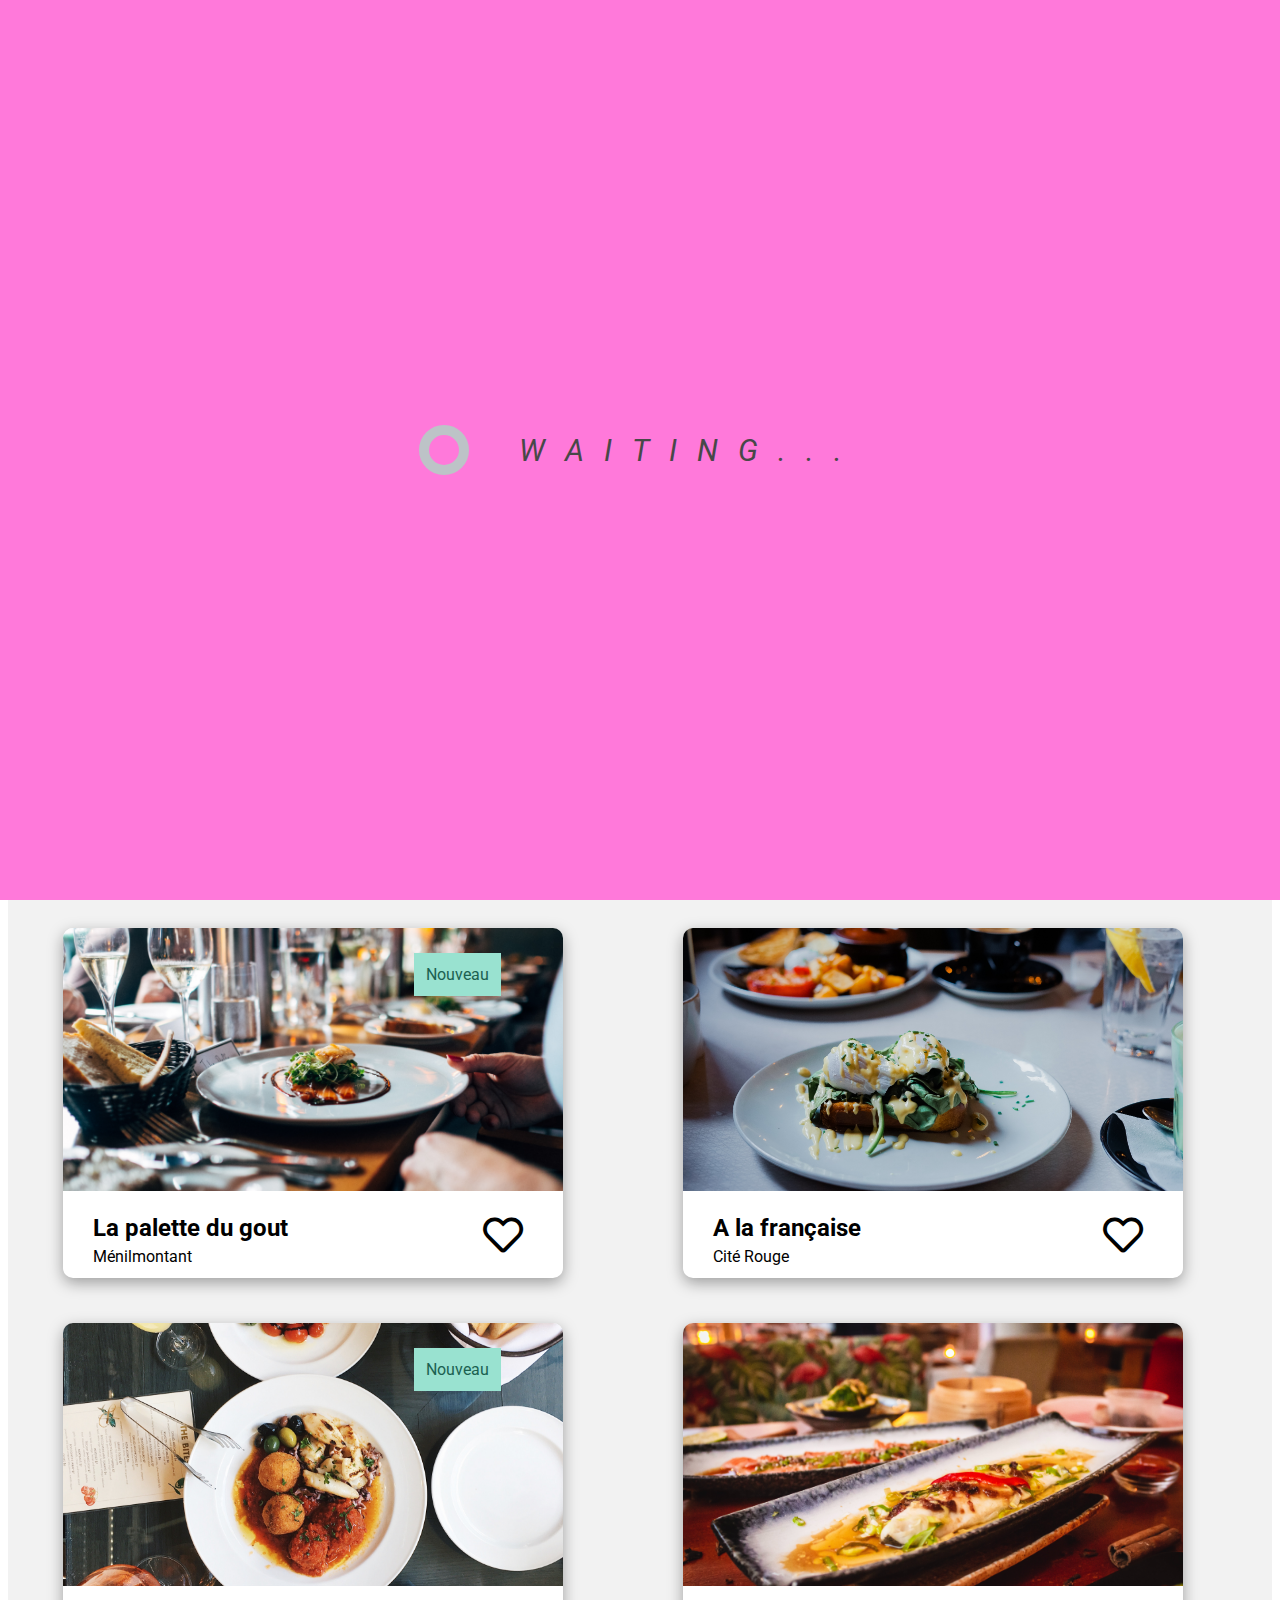
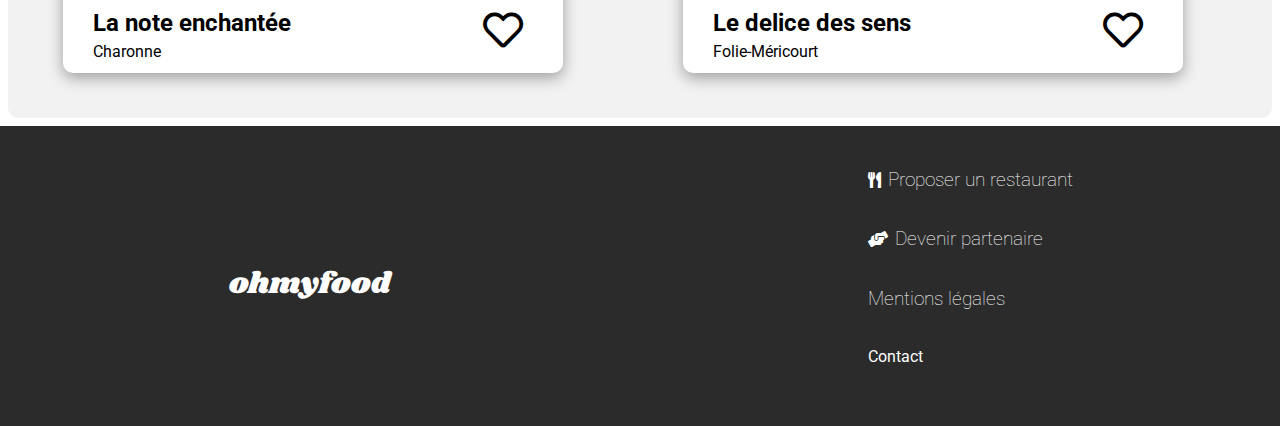
<file: index.html>
<!DOCTYPE html>
<html lang="fr">
<head>
    <meta charset="UTF-8">
    <meta http-equiv="X-UA-Compatible" content="IE=edge">
    <meta name="viewport" content="width=device-width, initial-scale=1.0">

        <!-- Font Awesome -->
        <link rel="stylesheet" href="https://cdnjs.cloudflare.com/ajax/libs/font-awesome/5.13.1/css/all.min.css">
       
        <!-- Lien css -->
        <link rel="stylesheet" href="./style.css">

        <!-- Google Fonts -->
        <link href="https://fonts.googleapis.com/css2?family=Roboto:ital,wght@0,300;0,400;0,500;0,700;1,300;1,400;1,500&display=swap" rel="stylesheet">
        <link href="https://fonts.googleapis.com/css2?family=Shrikhand&display=swap" rel="stylesheet">

        <title> Ohmyfood || restauration </title>
</head>

<body>

    <div class="loader">
        <span class="loader___animation">
        </span>
                <span class="loader__lettre">W</span>
                <span class="loader__lettre">A</span>
                <span class="loader__lettre">I</span>
                <span class="loader__lettre">T</span>
                <span class="loader__lettre">I</span>
                <span class="loader__lettre">N</span>
                <span class="loader__lettre">G</span>
                <span class="loader__lettre">.</span>
                <span class="loader__lettre">.</span>
                <span class="loader__lettre">.</span>
    </div>

    <header>
        <div class="logo">
            <img class="logo__img" src="images/logo/ohmyfood.png" alt="logo dOhmyfood">
        </div>
            <div class="emplacement">
                <div class="emplacement__contenu">
                    <div class="emplacement__contenu-localisation">
                        <i class="fas fa-map-marker-alt emplacement__contenu-localisation-icone"></i>
                    </div>
                    <div>
                        <h2>Paris, Belleville</h2>
                    </div>
                </div>
            </div>

            <div class="intro">
                <h3>Réservez le menu qui vous convient</h3>
                <p>Découvrez des restaurants d'exception, séléctionnés par nos soins.</p>
                <button class="btn">Explorer nos restaurants</button>
            </div>
    </header>

    <main>

        <!-- On commence par la partie fonctionnement -->
        <section class="fonctionnement">
            <h2>Fonctionnement</h2>
            <div class="fonct__desktop">
            <!-- Bloc 1 du fonctionnement -->
                <div class="fonctionnement__1">
                    <div class="fonctionnement__pres">
                        <div class="fonctionnement__pres-numerotation">
                            <p>1</p>
                        </div>
                    <div class="fonctionnement__pres-icone">
                        <i class="fas fa-mobile-alt"></i>
                    </div>
                    <div class="fonctionnement__pres-description">
                        <p>Choisissez un restaurant</p>
                    </div>
                    </div>
                </div>

           <!-- Bloc 2 du fonctionnement -->
                <div class="fonctionnement__2">
                    <div class="fonctionnement__pres">
                        <div class="fonctionnement__pres-numerotation">
                            <p>2</p>
                        </div>
                        <div class="fonctionnement__pres-icone">
                            <i class="fas fa-list-ul"></i>
                        </div>
                        <div class="fonctionnement__pres-description">
                            <p>Composez votre menu</p>
                        </div>
                    </div>
                </div>

           <!-- Bloc 3 du fonctionnement -->              
            <div class="fonctionnement__3 purple__effect">
                <div class="fonctionnement__pres">
                    <div class="fonctionnement__pres-numerotation">
                        <p>3</p>
                    </div>
                    <div class="fonctionnement__pres-icone color__icone">
                        <i class="fas fa-store"></i>
                    </div>
                    <div class="fonctionnement__pres-description">
                        <p>Dégustez au restaurant</p>
                    </div>
                    </div>
                </div>
                </div>
        </section>  
            
        <!-- Section restaurants -->
        <section class="Restaurants">
            <div class="Restaurants__bloc">
                <h2 class="Restaurants__bloc-titre">Restaurants</h2>
                    <div class="Restaurants__bloc-orgination">

                        <div class="tablette_menu">
                        <!-- La palette du gout -->
                        <a href="pages_menu/La_palette_du_goût.html" class="decoration_link">
                            <div class="Restaurants__bloc-carré">
                                <img class="Restaurants__bloc-image" src="images/restaurants/jay-wennington-N_Y88TWmGwA-unsplash.jpg" alt="Menu || La palette du gout">
                                <span class="carte__new">Nouveau</span>
                                    <div class="Restaurants__bloc-description">
                                        <h2>La palette du gout</h2>
                                        <p>Ménilmontant</p>
                                    </div>
                                    <div class="bloc__coeur taille__coeur">
                                        <i class="smiley__coeur--vide far fa-heart"></i>
                                        <i class="smiley__coeur--plein fas fa-heart"></i>
                                    </div>
                            </div>
                        </a>

                        <!-- La note enchentée -->
                        <a href="pages_menu/La_note_enchantée.html" class="decoration_link">
                            <div class="Restaurants__bloc-carré">
                                <img class="Restaurants__bloc-image" src="images/restaurants/stil-u2Lp8tXIcjw-unsplash.jpg" alt="Hôtel du port">
                                <span class="carte__new">Nouveau</span>
                                <div class="Restaurants__bloc-description">
                                    <h2>La note enchantée</h2>
                                    <p>Charonne</p>
                                </div>

                                <!-- active after + button -->
                                <div class="bloc__coeur taille__coeur">
                                    <i class="smiley__coeur--vide far fa-heart"></i>
                                    <i class="smiley__coeur--plein fas fa-heart"></i>
                                </div>
                            </div>
                        </a>
                        </div>
                        
                        <!-- A la Française -->
                        <div class="tablette_menu">
                        <a href="pages_menu/À_la_française.html" class="decoration_link">
                            <div class="Restaurants__bloc-carré">
                                <img class="Restaurants__bloc-image" src="images/restaurants/toa-heftiba-DQKerTsQwi0-unsplash.jpg" alt="photo Hôtel les mouettes">
                                <div class="Restaurants__bloc-description">
                                    <h2>A la française</h2>
                                    <p>Cité Rouge</p>
                                </div>
                                <div class="bloc__coeur taille__coeur">
                                    <i class="smiley__coeur--vide far fa-heart"></i>
                                    <i class="smiley__coeur--plein fas fa-heart"></i>
                                </div>
                            </div>
                        </a>

                        <!-- Le Delice des sens -->
                        <a href="pages_menu/Le_délice_des_sens.html" class="decoration_link">
                            <div class="Restaurants__bloc-carré">
                                <img class="Restaurants__bloc-image" src="images/restaurants/louis-hansel-shotsoflouis-qNBGVyOCY8Q-unsplash.jpg" alt="photo Hôtel de la mer">
                                <div class="Restaurants__bloc-description">
                                    <h2>Le delice des sens</h2>
                                    <p>Folie-Méricourt</p>
                                </div>
                                <div class="bloc__coeur taille__coeur">
                                    <i class="smiley__coeur--vide far fa-heart"></i>
                                    <i class="smiley__coeur--plein fas fa-heart"></i>
                                </div>
                            </div>
                        </a>
                        </div>
                    </div>
            </div>
        </section>
    </main>


    <!-- Le footer de notre site de restauration -->
    <footer class="footer">
        <div class="footer__div">
            <div class="col1_footer">
                <div class="logo__footer"><a href="index.html" class="ohmyfood__logo">ohmyfood</a></div>
            </div>
            <div class="col2_footer">
            <div class="footer__div-links">
                <div class="footer__div-links-text">
                    <i class="fas fa-utensils"></i>
                    <h3 class="footer__div-text">Proposer un restaurant</h3>
                </div>
                <div class="footer__div-links-text">
                    <i class="fas fa-hands-helping"></i>
                    <h3 class="footer__text">Devenir partenaire</h3>
                </div>
                <div class="footer__div-links-text">
                    <h3 class="footer__text">Mentions légales</h3>
                </div>
                <div class="footer__div-links-text">
                    <h3><a href="mailto:contact@ohmyfood.com" class="footer__div-links-text">Contact</a></h3>
                </div>
            </div>
            </div>
            </div>  
    </footer>
</body>
</html>
</file>
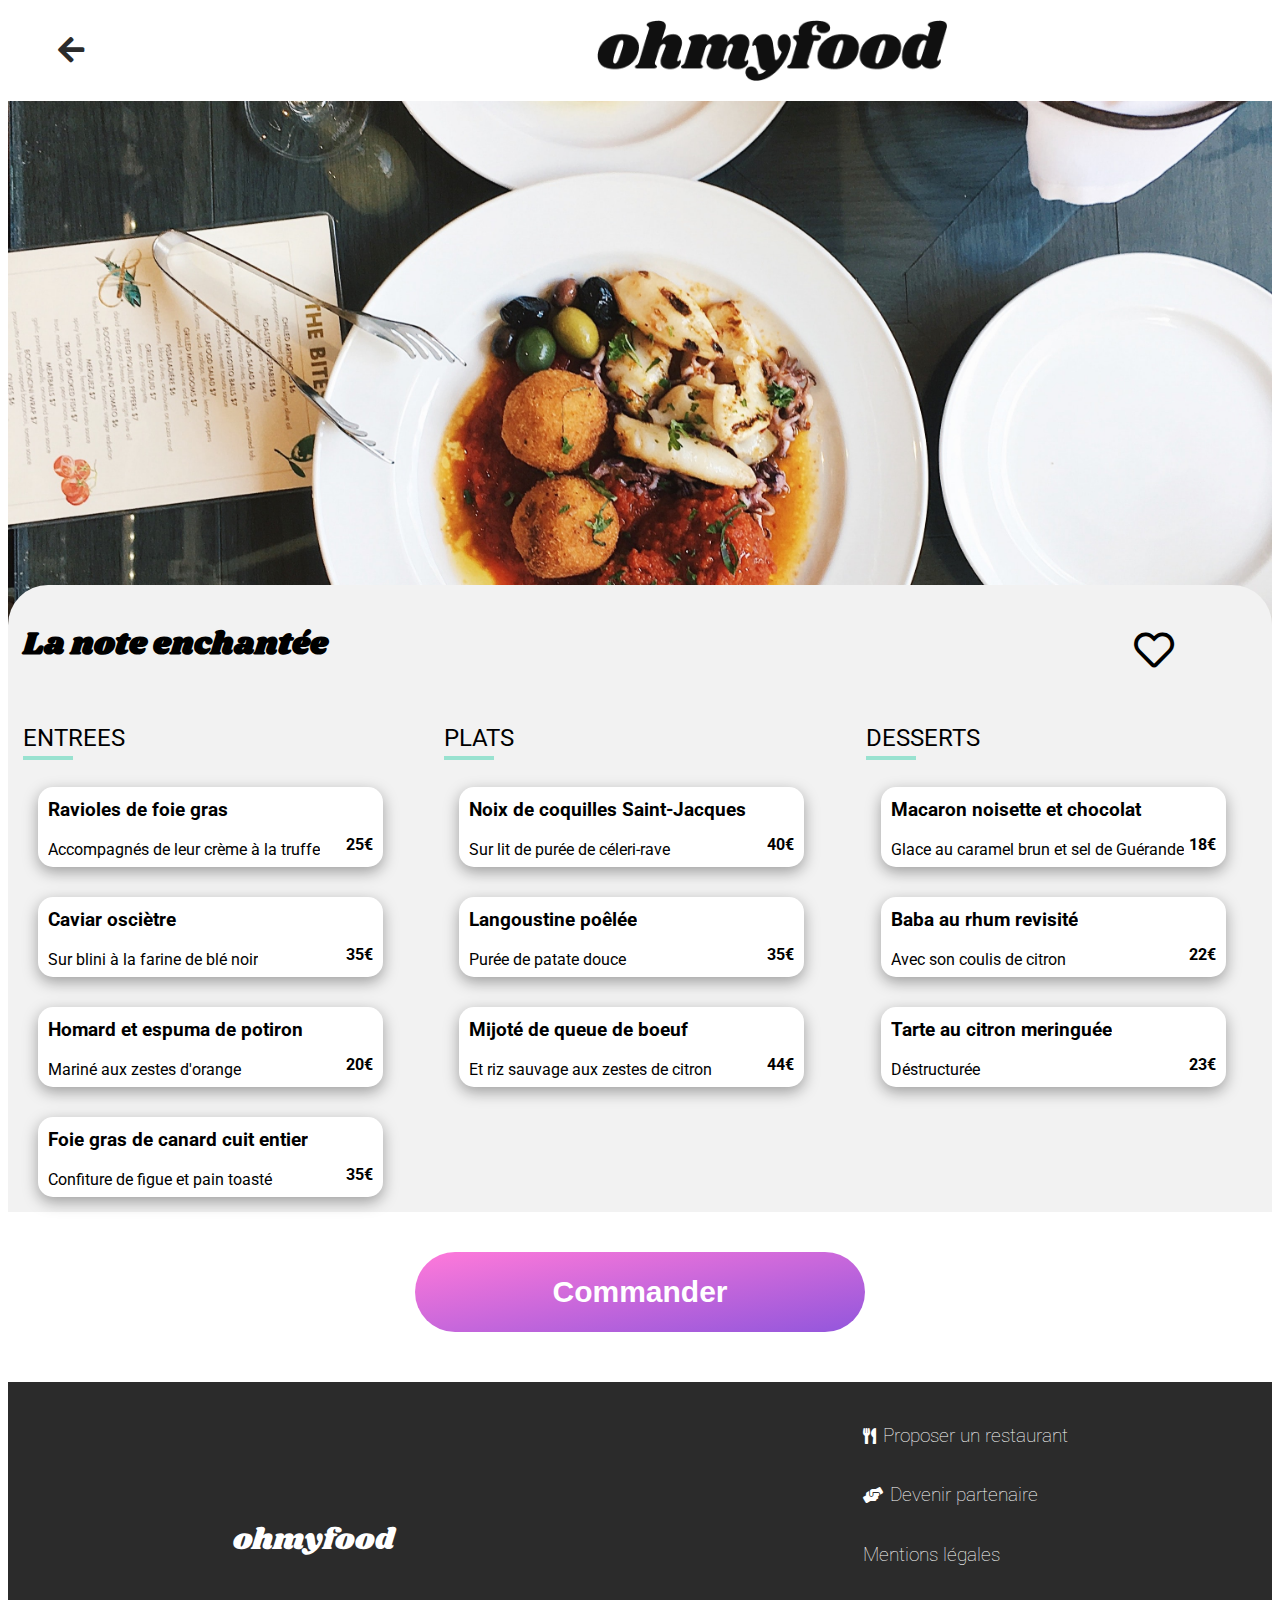
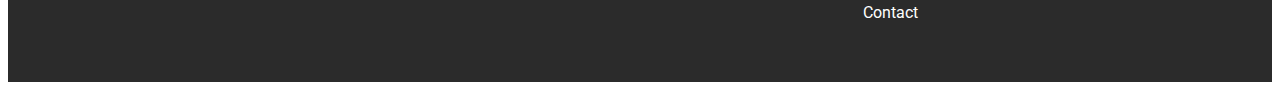
<file: pages_menu/La_note_enchantée.html>
<!DOCTYPE html>
<html lang="fr">
<head>
    <meta charset="UTF-8">
    <meta http-equiv="X-UA-Compatible" content="IE=edge">
    <meta name="viewport" content="width=device-width, initial-scale=1.0">
    <title>La note enchantée || Menu</title>

            <!-- Font Awesome -->
            <link rel="stylesheet" href="https://cdnjs.cloudflare.com/ajax/libs/font-awesome/5.13.1/css/all.min.css">
       
            <!-- Lien css -->
            <link rel="stylesheet" href="../style_menu/style_menu.css">
    
            <!-- Google Fonts -->
            <link href="https://fonts.googleapis.com/css2?family=Roboto:ital,wght@0,300;0,400;0,500;0,700;1,300;1,400;1,500&display=swap" rel="stylesheet">
            <link href="https://fonts.googleapis.com/css2?family=Shrikhand&display=swap" rel="stylesheet">

</head>
<body>
    <header>
        <div class="intro__retour">
          <a href="../index.html" class="decoration__back"><i class="fas fa-arrow-left"></i></a>
        </div>
            <img class="intro__img" src="../images/logo/ohmyfood.png" alt="logo d'ohmyfood">
    </header>

    <div>
      <img class="img__menu" src="../images/restaurants/stil-u2Lp8tXIcjw-unsplash.jpg" alt="Menu || La note enchantée">
    </div>

      <div class="menu">
        <div class="menu__head"> 
          <h1> La note enchantée </h1> 
          <div class="bloc__coeur taille__coeur">
            <i class="smiley__coeur smiley__coeur--vide far fa-heart"></i>
            <i class="smiley__coeur smiley__coeur--plein fas fa-heart"></i>
          </div>      
        </div>


        <div class="menu__desktop">

          <div class="menu__corps">
            <h2>ENTREES</h2>
          
        
        
          <div class="menu__bloc menu__delai-0">
            <div class="part__gauche">
              <div class="menu__sous-titre">
                <h3>Ravioles de foie gras </h3>
              </div>
              <div class="menu__description">
                <p>Accompagnés de leur crème à la truffe</p>
              </div>
            </div>
            <div class="part__droite">
              <div class="menu__prix">25€</div>
                <div class="menu__choix">
                  <i class="fas fa-check-circle"></i>
                </div>
              </div>
          </div>

        <div class="menu__bloc menu__delai-1">
          <div class="part__gauche">
          <div class="menu__sous-titre">
            <h3> Caviar osciètre </h3>
          </div>
          <div class="menu__description">
            <p>Sur blini à la farine de blé noir</p>
          </div>
        </div>
        <div class="part__droite">
          <div class="menu__prix">35€</div>
          <div class="menu__choix">
            <i class="fas fa-check-circle"></i>
          </div>
        </div>
        </div>

        <div class="menu__bloc menu__delai-2">
          <div class="part__gauche">
          <div class="menu__sous-titre">
            <h3>Homard et espuma de potiron</h3>
          </div>
          <div class="menu__description">
            <p>Mariné aux zestes d'orange</p>
          </div>
        </div>
        <div class="part__droite">
          <div class="menu__prix">20€</div>
          <div class="menu__choix">
            <i class="fas fa-check-circle"></i>
          </div>
        </div>
        </div>

        <div class="menu__bloc menu__delai-3">
            <div class="part__gauche">
            <div class="menu__sous-titre">
              <h3>Foie gras de canard cuit entier</h3>
            </div>
            <div class="menu__description">
              <p>Confiture de figue et pain toasté</p>
            </div>
          </div>
          <div class="part__droite">
            <div class="menu__prix">35€</div>
            <div class="menu__choix">
              <i class="fas fa-check-circle"></i>
            </div>
          </div>
        </div>
          </div>

      
        <div class="menu__corps">
          <h2>PLATS</h2>
        

        <div class="menu__bloc menu__delai-4">
          <div class="part__gauche">
        <div class="menu__sous-titre">
          <h3>Noix de coquilles Saint-Jacques </h3>
        </div>
        <div class="menu__description">
          <p>Sur lit de purée de céleri-rave</p>
        </div>
      </div>
      <div class="part__droite">
        <div class="menu__prix">40€</div>
        <div class="menu__choix">
          <i class="fas fa-check-circle"></i>
        </div>
      </div>
      </div>

      <div class="menu__bloc menu__delai-5">
        <div class="part__gauche">
        <div class="menu__sous-titre">
          <h3>Langoustine poêlée</h3>
        </div>
        <div class="menu__description">
          <p>Purée de patate douce</p>
        </div>
      </div>
      <div class="part__droite">
        <div class="menu__prix">35€</div>
        <div class="menu__choix">
          <i class="fas fa-check-circle"></i>
        </div>
      </div>
      </div>

      <div class="menu__bloc menu__delai-6">
        <div class="part__gauche">
        <div class="menu__sous-titre">
          <h3>Mijoté de queue de boeuf </h3>
        </div>
        <div class="menu__description">
          <p>Et riz sauvage aux zestes de citron</p>
        </div>
      </div>
      <div class="part__droite">
        <div class="menu__prix">44€</div>
        <div class="menu__choix">
          <i class="fas fa-check-circle"></i>
        </div>
      </div>
    </div>
      </div>

    
    <div class="menu__corps">
        <h2>DESSERTS</h2>
      

      <div class="menu__bloc menu__delai-7">
        <div class="part__gauche">
      <div class="menu__sous-titre">
        <h3>Macaron noisette et chocolat</h3>
      </div>
      <div class="menu__description">
        <p>Glace au caramel brun et sel de Guérande</p>
      </div>
    </div>
    <div class="part__droite">
      <div class="menu__prix">18€</div>
      <div class="menu__choix">
        <i class="fas fa-check-circle"></i>
      </div>
    </div>
    </div>

    <div class="menu__bloc menu__delai-8">
      <div class="part__gauche">
      <div class="menu__sous-titre">
        <h3>Baba au rhum revisité </h3>
      </div>
      <div class="menu__description">
        <p>Avec son coulis de citron</p>
      </div>
    </div>
    <div class="part__droite">
      <div class="menu__prix">22€</div>
      <div class="menu__choix">
        <i class="fas fa-check-circle"></i>
      </div>
    </div>
    </div>

    <div class="menu__bloc menu__delai-9">
      <div class="part__gauche">
      <div class="menu__sous-titre">
        <h3>Tarte au citron meringuée </h3>
      </div>
      <div class="menu__description">
        <p>Déstructurée</p>
      </div>
    </div>
    <div class="part__droite">
      <div class="menu__prix">23€</div>
      <div class="menu__choix">
        <i class="fas fa-check-circle"></i>
      </div>
    </div>
    </div>
  </div>
    </div>
  </div>

  <div class="commander">
    <button class="btn">Commander</button>
  </div>

    <!-- Le footer de notre site de restauration -->
    <footer class="footer">
      <div class="footer__div">
          <div class="col1_footer">
              <div class="logo__footer"><a href="../index.html" class="ohmyfood__logo">ohmyfood</a></div>
          </div>
          <div class="col2_footer">
          <div class="footer__div-links">
              <div class="footer__div-links-text">
                  <i class="fas fa-utensils"></i>
                  <h3 class="footer__div-text">Proposer un restaurant</h3>
              </div>
              <div class="footer__div-links-text">
                  <i class="fas fa-hands-helping"></i>
                  <h3 class="footer__text">Devenir partenaire</h3>
              </div>
              <div class="footer__div-links-text">
                  <h3 class="footer__text">Mentions légales</h3>
              </div>
              <div class="footer__div-links-text">
                  <h3><a href="mailto:contact@ohmyfood.com" class="footer__div-links-text">Contact</a></h3>
              </div>
          </div>
          </div>
          </div>  
  </footer>
</body>
</html>
</file>
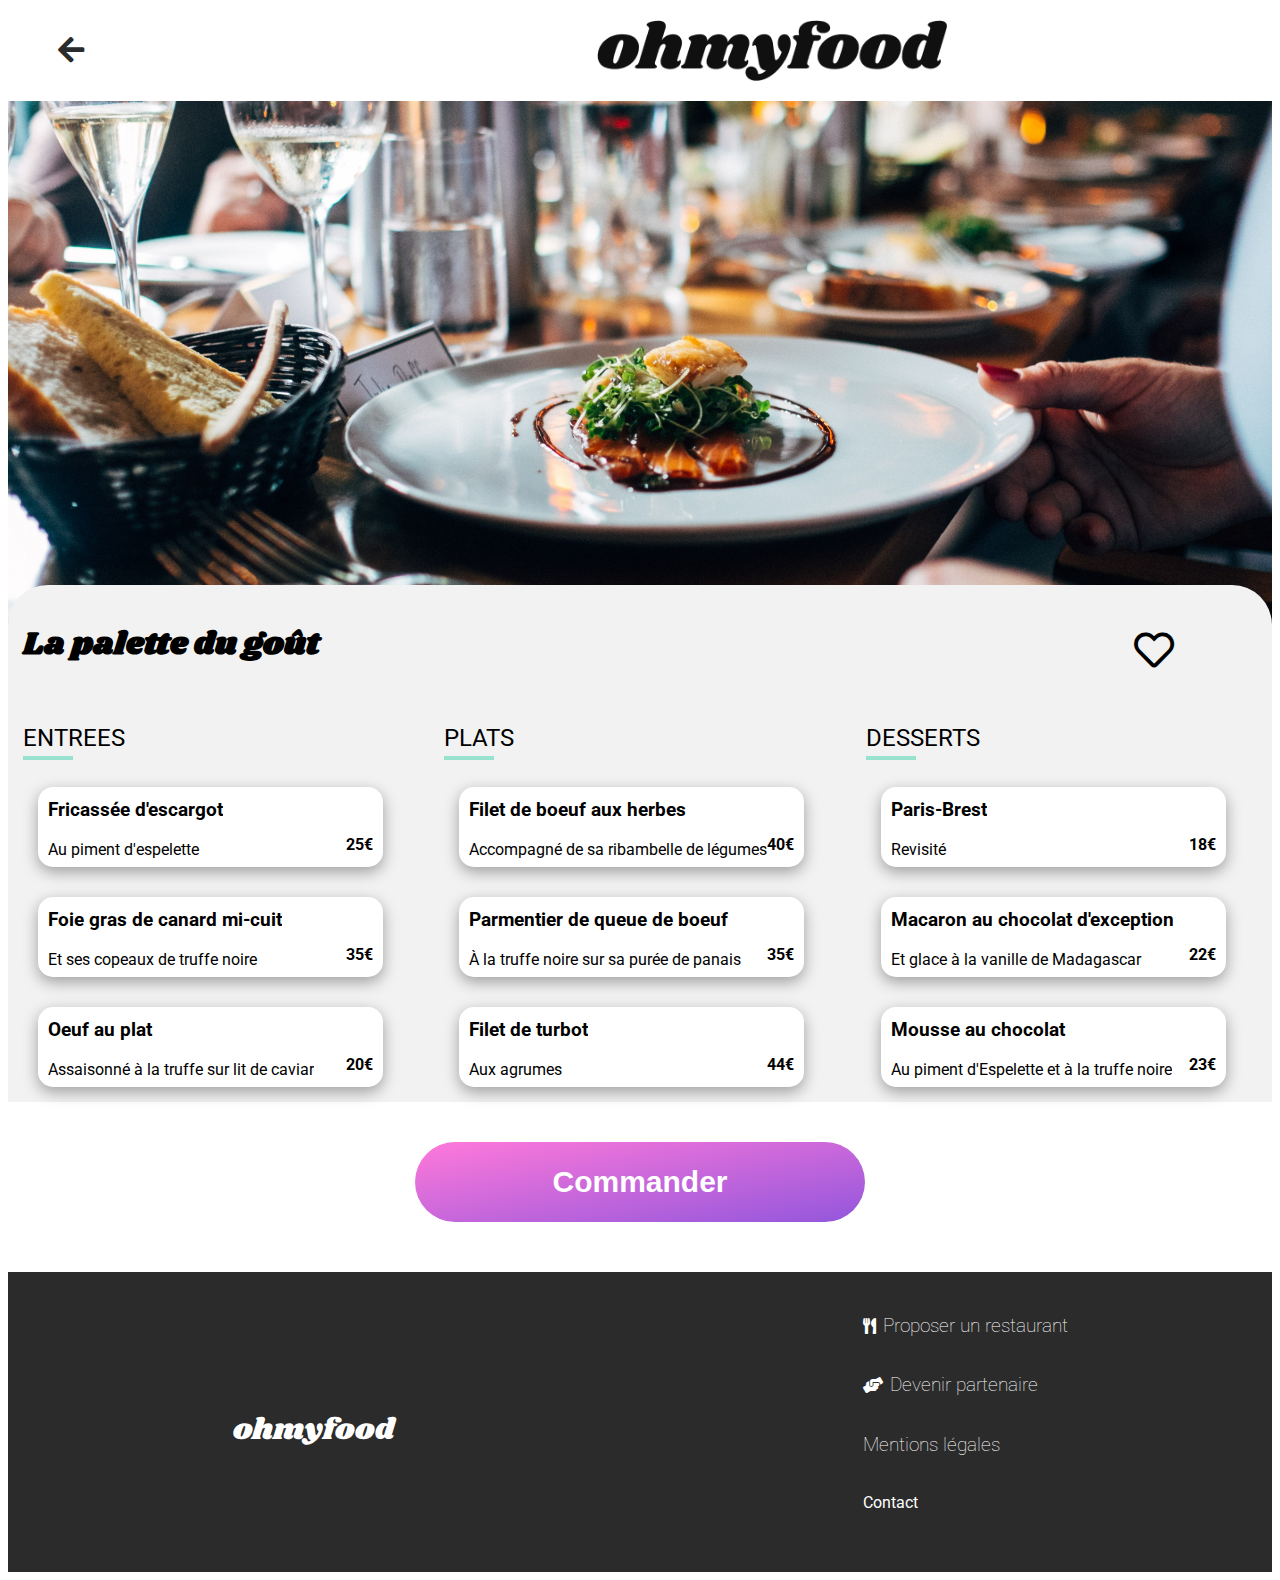
<file: pages_menu/La_palette_du_goût.html>
<!DOCTYPE html>
<html lang="fr">
<head>
    <meta charset="UTF-8">
    <meta http-equiv="X-UA-Compatible" content="IE=edge">
    <meta name="viewport" content="width=device-width, initial-scale=1.0">
    <title>La palette du gout || Menu</title>

            <!-- Font Awesome -->
            <link rel="stylesheet" href="https://cdnjs.cloudflare.com/ajax/libs/font-awesome/5.13.1/css/all.min.css">
       
            <!-- Lien css -->
            <link rel="stylesheet" href="../style_menu/style_menu.css">
    
            <!-- Google Fonts -->
            <link href="https://fonts.googleapis.com/css2?family=Roboto:ital,wght@0,300;0,400;0,500;0,700;1,300;1,400;1,500&display=swap" rel="stylesheet">
            <link href="https://fonts.googleapis.com/css2?family=Shrikhand&display=swap" rel="stylesheet">

</head>

<body>
    <header>  
        <div class="intro__retour">
          <a href="../index.html" class="decoration__back"><i class="fas fa-arrow-left"></i></a>
        </div>
            <img class="intro__img" src="../images/logo/ohmyfood.png" alt="logo d'ohmyfood">
    </header>

    <div>
      <img class="img__menu" src="../images/restaurants/jay-wennington-N_Y88TWmGwA-unsplash.jpg" alt="Menu || La palette du gout">
    </div>

      <div class="menu">
        <div class="menu__head"> 
          <h1> La palette du goût </h1> 
          <div class="bloc__coeur taille__coeur">
            <i class="smiley__coeur smiley__coeur--vide far fa-heart"></i>
            <i class="smiley__coeur smiley__coeur--plein fas fa-heart"></i>
          </div>      
        </div>

        <div class="menu__desktop">


          <div class="menu__corps">
            <h2>ENTREES</h2>
          
        
        
          <div class="menu__bloc menu__delai-0">
            <div class="part__gauche">
              <div class="menu__sous-titre">
                <h3>Fricassée d'escargot</h3>
              </div>
              <div class="menu__description">
                <p>Au piment d'espelette</p>
              </div>
            </div>
            <div class="part__droite">
              <div class="menu__prix">25€</div>
                <div class="menu__choix">
                  <i class="fas fa-check-circle"></i>
                </div>
              </div>
          </div>

        <div class="menu__bloc menu__delai-1">
          <div class="part__gauche">
          <div class="menu__sous-titre">
            <h3>Foie gras de canard mi-cuit</h3>
          </div>
          <div class="menu__description">
            <p>Et ses copeaux de truffe noire</p>
          </div>
        </div>
        <div class="part__droite">
          <div class="menu__prix">35€</div>
          <div class="menu__choix">
            <i class="fas fa-check-circle"></i>
          </div>
        </div>
        </div>

        <div class="menu__bloc menu__delai-2">
          <div class="part__gauche">
          <div class="menu__sous-titre">
            <h3>Oeuf au plat</h3>
          </div>
          <div class="menu__description">
            <p>Assaisonné à la truffe sur lit de caviar</p>
          </div>
        </div>
        <div class="part__droite">
          <div class="menu__prix">20€</div>
          <div class="menu__choix">
            <i class="fas fa-check-circle"></i>
          </div>
        </div>
        </div>
      </div>

      
        <div class="menu__corps">
          <h2>PLATS</h2>
        

        <div class="menu__bloc menu__delai-3">
          <div class="part__gauche">
        <div class="menu__sous-titre">
          <h3>Filet de boeuf aux herbes</h3>
        </div>
        <div class="menu__description">
          <p>Accompagné de sa ribambelle de légumes</p>
        </div>
      </div>
      <div class="part__droite">
        <div class="menu__prix">40€</div>
        <div class="menu__choix">
          <i class="fas fa-check-circle"></i>
        </div>
      </div>
      </div>

      <div class="menu__bloc menu__delai-4">
        <div class="part__gauche">
        <div class="menu__sous-titre">
          <h3>Parmentier de queue de boeuf</h3>
        </div>
        <div class="menu__description">
          <p>À la truffe noire sur sa purée de panais</p>
        </div>
      </div>
      <div class="part__droite">
        <div class="menu__prix">35€</div>
        <div class="menu__choix">
          <i class="fas fa-check-circle"></i>
        </div>
      </div>
      </div>

      <div class="menu__bloc menu__delai-5">
        <div class="part__gauche">
        <div class="menu__sous-titre">
          <h3>Filet de turbot</h3>
        </div>
        <div class="menu__description">
          <p>Aux agrumes</p>
        </div>
      </div>
      <div class="part__droite">
        <div class="menu__prix">44€</div>
        <div class="menu__choix">
          <i class="fas fa-check-circle"></i>
        </div>
      </div>
      </div>
    </div>

    
    <div class="menu__corps">
        <h2>DESSERTS</h2>
      

      <div class="menu__bloc menu__delai-6">
        <div class="part__gauche">
      <div class="menu__sous-titre">
        <h3>Paris-Brest</h3>
      </div>
      <div class="menu__description">
        <p>Revisité</p>
      </div>
    </div>
    <div class="part__droite">
      <div class="menu__prix">18€</div>
      <div class="menu__choix">
        <i class="fas fa-check-circle"></i>
      </div>
    </div>
    </div>

    <div class="menu__bloc menu__delai-7">
      <div class="part__gauche">
      <div class="menu__sous-titre">
        <h3>Macaron au chocolat d'exception </h3>
      </div>
      <div class="menu__description">
        <p>Et glace à la vanille de Madagascar</p>
      </div>
    </div>
    <div class="part__droite">
      <div class="menu__prix">22€</div>
      <div class="menu__choix">
        <i class="fas fa-check-circle"></i>
      </div>
    </div>
    </div>

    <div class="menu__bloc menu__delai-8">
      <div class="part__gauche">
      <div class="menu__sous-titre">
        <h3>Mousse au chocolat </h3>
      </div>
      <div class="menu__description">
        <p>Au piment d'Espelette et à la truffe noire</p>
      </div>
    </div>
    <div class="part__droite">
      <div class="menu__prix">23€</div>
      <div class="menu__choix">
        <i class="fas fa-check-circle"></i>
      </div>
    </div>
    </div>
  </div>
  </div>
  </div>

  <div class="commander">
    <button class="btn">Commander</button>
  </div>

    <!-- Le footer de notre site de restauration -->
    <footer class="footer">
      <div class="footer__div">
          <div class="col1_footer">
              <div class="logo__footer"><a href="../index.html" class="ohmyfood__logo">ohmyfood</a></div>
          </div>
          <div class="col2_footer">
          <div class="footer__div-links">
              <div class="footer__div-links-text">
                  <i class="fas fa-utensils"></i>
                  <h3 class="footer__div-text">Proposer un restaurant</h3>
              </div>
              <div class="footer__div-links-text">
                  <i class="fas fa-hands-helping"></i>
                  <h3 class="footer__text">Devenir partenaire</h3>
              </div>
              <div class="footer__div-links-text">
                  <h3 class="footer__text">Mentions légales</h3>
              </div>
              <div class="footer__div-links-text">
                  <h3><a href="mailto:contact@ohmyfood.com" class="footer__div-links-text">Contact</a></h3>
              </div>
          </div>
          </div>
          </div>  
  </footer>
</body>
</html>
</file>
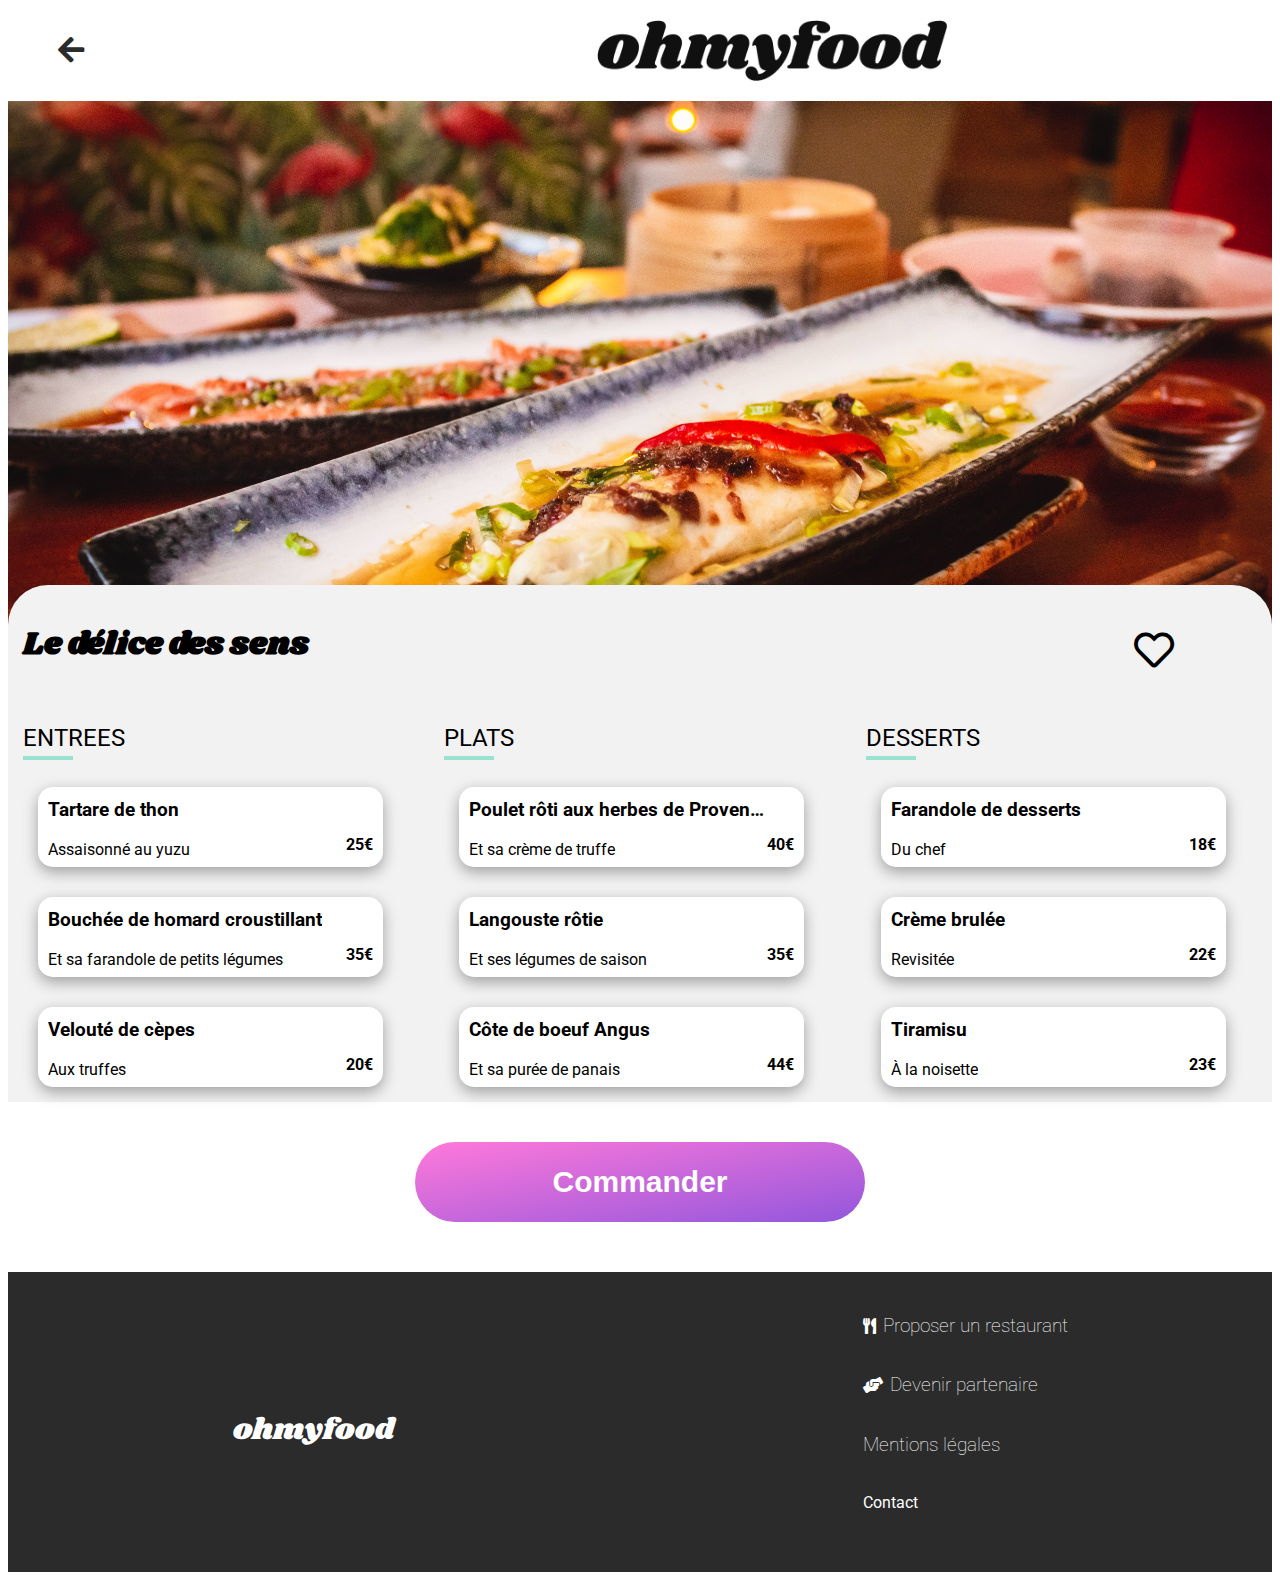
<file: pages_menu/Le_délice_des_sens.html>
<!DOCTYPE html>
<html lang="fr">
<head>
    <meta charset="UTF-8">
    <meta http-equiv="X-UA-Compatible" content="IE=edge">
    <meta name="viewport" content="width=device-width, initial-scale=1.0">
    <title>Le délice des sens || Menu</title>

            <!-- Font Awesome -->
            <link rel="stylesheet" href="https://cdnjs.cloudflare.com/ajax/libs/font-awesome/5.13.1/css/all.min.css">
       
            <!-- Lien css -->
            <link rel="stylesheet" href="../style_menu/style_menu.css">
    
            <!-- Google Fonts -->
            <link href="https://fonts.googleapis.com/css2?family=Roboto:ital,wght@0,300;0,400;0,500;0,700;1,300;1,400;1,500&display=swap" rel="stylesheet">
            <link href="https://fonts.googleapis.com/css2?family=Shrikhand&display=swap" rel="stylesheet">

</head>
<body>
    <header>
        <div class="intro__retour">
          <a href="../index.html" class="decoration__back"><i class="fas fa-arrow-left"></i></a>
        </div>
            <img class="intro__img" src="../images/logo/ohmyfood.png" alt="logo d'ohmyfood">
    </header>

    <div>
      <img class="img__menu" src="../images/restaurants/louis-hansel-shotsoflouis-qNBGVyOCY8Q-unsplash.jpg" alt="Menu || Le delice des sens">
    </div>

      <div class="menu">
        <div class="menu__head"> 
          <h1> Le délice des sens </h1> 
          <div class="bloc__coeur taille__coeur">
            <i class="smiley__coeur smiley__coeur--vide far fa-heart"></i>
            <i class="smiley__coeur smiley__coeur--plein fas fa-heart"></i>
          </div>      
        </div>


        <div class="menu__desktop">

          <div class="menu__corps">
            <h2>ENTREES</h2>
          
        
        
          <div class="menu__bloc menu__delai-0">
            <div class="part__gauche">
              <div class="menu__sous-titre">
                <h3>Tartare de thon</h3>
              </div>
              <div class="menu__description">
                <p>Assaisonné au yuzu</p>
              </div>
            </div>
            <div class="part__droite">
              <div class="menu__prix">25€</div>
                <div class="menu__choix">
                  <i class="fas fa-check-circle"></i>
                </div>
            </div>
          </div>

        <div class="menu__bloc menu__delai-1">
          <div class="part__gauche">
          <div class="menu__sous-titre">
            <h3> Bouchée de homard croustillant </h3>
          </div>
          <div class="menu__description">
            <p>Et sa farandole de petits légumes</p>
          </div>
        </div>
        <div class="part__droite">
          <div class="menu__prix">35€</div>
          <div class="menu__choix">
            <i class="fas fa-check-circle"></i>
          </div>
        </div>
        </div>

        <div class="menu__bloc menu__delai-2">
          <div class="part__gauche">
          <div class="menu__sous-titre">
            <h3>Velouté de cèpes</h3>
          </div>
          <div class="menu__description">
            <p>Aux truffes</p>
          </div>
        </div>
        <div class="part__droite">
          <div class="menu__prix">20€</div>
          <div class="menu__choix">
            <i class="fas fa-check-circle"></i>
          </div>
        </div>
        </div>
      </div>
      
        <div class="menu__corps">
          <h2>PLATS</h2>
        

        <div class="menu__bloc menu__delai-3">
          <div class="part__gauche">
        <div class="menu__sous-titre">
          <h3>Poulet rôti aux herbes de Provence </h3>
        </div>
        <div class="menu__description">
          <p>Et sa crème de truffe</p>
        </div>
      </div>
      <div class="part__droite">
        <div class="menu__prix">40€</div>
        <div class="menu__choix">
          <i class="fas fa-check-circle"></i>
        </div>
      </div>
      </div>

      <div class="menu__bloc menu__delai-4">
        <div class="part__gauche">
        <div class="menu__sous-titre">
          <h3>Langouste rôtie </h3>
        </div>
        <div class="menu__description">
          <p>Et ses légumes de saison</p>
        </div>
      </div>
      <div class="part__droite">
        <div class="menu__prix">35€</div>
        <div class="menu__choix">
          <i class="fas fa-check-circle"></i>
        </div>
      </div>
      </div>

      <div class="menu__bloc menu__delai-5">
        <div class="part__gauche">
        <div class="menu__sous-titre">
          <h3>Côte de boeuf Angus </h3>
        </div>
        <div class="menu__description">
          <p>Et sa purée de panais</p>
        </div>
      </div>
      <div class="part__droite">
        <div class="menu__prix">44€</div>
        <div class="menu__choix">
          <i class="fas fa-check-circle"></i>
        </div>
      </div>
      </div>
    </div>
    
    <div class="menu__corps">
        <h2>DESSERTS</h2>
      

      <div class="menu__bloc menu__delai-6">
        <div class="part__gauche">
      <div class="menu__sous-titre">
        <h3>Farandole de desserts</h3>
      </div>
      <div class="menu__description">
        <p>Du chef</p>
      </div>
    </div>
    <div class="part__droite">
      <div class="menu__prix">18€</div>
      <div class="menu__choix">
        <i class="fas fa-check-circle"></i>
      </div>
    </div>
    </div>

    <div class="menu__bloc menu__delai-7">
      <div class="part__gauche">
      <div class="menu__sous-titre">
        <h3>Crème brulée </h3>
      </div>
      <div class="menu__description">
        <p>Revisitée</p>
      </div>
    </div>
    <div class="part__droite">
      <div class="menu__prix">22€</div>
      <div class="menu__choix">
        <i class="fas fa-check-circle"></i>
      </div>
    </div>
    </div>

    <div class="menu__bloc menu__delai-8">
      <div class="part__gauche">
      <div class="menu__sous-titre">
        <h3>Tiramisu </h3>
      </div>
      <div class="menu__description">
        <p>À la noisette</p>
      </div>
    </div>
    <div class="part__droite">
      <div class="menu__prix">23€</div>
      <div class="menu__choix">
        <i class="fas fa-check-circle"></i>
      </div>
    </div>
    </div>
  </div>
  </div>
  </div>

  <div class="commander">
    <button class="btn">Commander</button>
  </div>

    <!-- Le footer de notre site de restauration -->
    <footer class="footer">
      <div class="footer__div">
          <div class="col1_footer">
              <div class="logo__footer"><a href="../index.html" class="ohmyfood__logo">ohmyfood</a></div>
          </div>
          <div class="col2_footer">
          <div class="footer__div-links">
              <div class="footer__div-links-text">
                  <i class="fas fa-utensils"></i>
                  <h3 class="footer__div-text">Proposer un restaurant</h3>
              </div>
              <div class="footer__div-links-text">
                  <i class="fas fa-hands-helping"></i>
                  <h3 class="footer__text">Devenir partenaire</h3>
              </div>
              <div class="footer__div-links-text">
                  <h3 class="footer__text">Mentions légales</h3>
              </div>
              <div class="footer__div-links-text">
                  <h3><a href="mailto:contact@ohmyfood.com" class="footer__div-links-text">Contact</a></h3>
              </div>
          </div>
          </div>
          </div>  
  </footer>
</body>
</html>
</file>
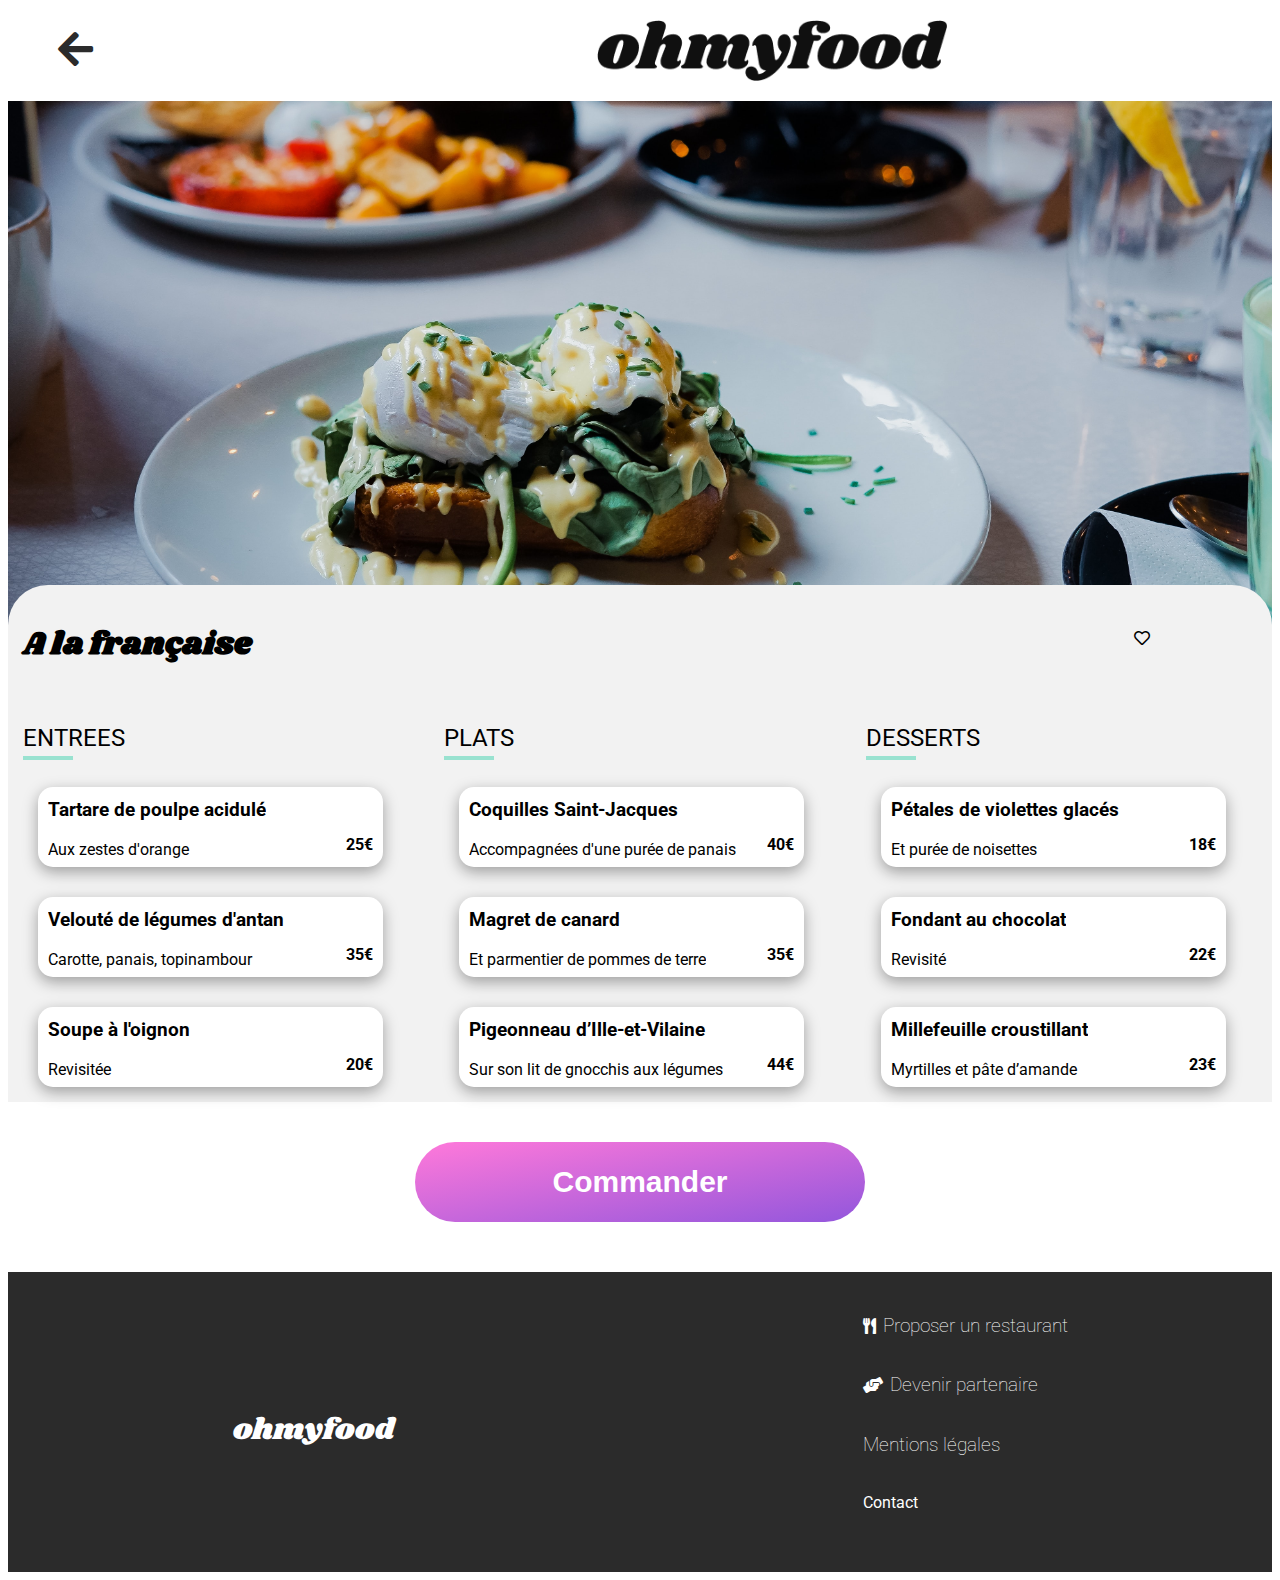
<file: pages_menu/À_la_française.html>
<!DOCTYPE html>
<html lang="fr">
<head>
    <meta charset="UTF-8">
    <meta http-equiv="X-UA-Compatible" content="IE=edge">
    <meta name="viewport" content="width=device-width, initial-scale=1.0">
    <title>A la Française || Menu</title>

            <!-- Font Awesome -->
            <link rel="stylesheet" href="https://cdnjs.cloudflare.com/ajax/libs/font-awesome/5.13.1/css/all.min.css">
       
            <!-- Lien css -->
            <link rel="stylesheet" href="../style_menu/style_menu.css">
    
            <!-- Google Fonts -->
            <link href="https://fonts.googleapis.com/css2?family=Roboto:ital,wght@0,300;0,400;0,500;0,700;1,300;1,400;1,500&display=swap" rel="stylesheet">
            <link href="https://fonts.googleapis.com/css2?family=Shrikhand&display=swap" rel="stylesheet">

</head>
<body>
    <header>
        <div class="intro__retour taille__coeur">
          <a href="../index.html" class="decoration__back"><i class="fas fa-arrow-left"></i></a>
        </div>
            <img class="intro__img" src="../images/logo/ohmyfood.png" alt="logo d'ohmyfood">
    </header>

    <div>
      <img class="img__menu" src="../images/restaurants/toa-heftiba-DQKerTsQwi0-unsplash.jpg" alt="Menu || A la française">
    </div>

      <div class="menu">
        <div class="menu__head"> 
          <h1> A la française </h1> 
          <div class="bloc__coeur">
            <i class="smiley__coeur smiley__coeur--vide far fa-heart"></i>
            <i class="smiley__coeur smiley__coeur--plein fas fa-heart"></i>
          </div>      
        </div>


        <div class="menu__desktop">

          <div class="menu__corps">
            <h2>ENTREES</h2>
          
        
        
          <div class="menu__bloc menu__delai-0">
            <div class="part__gauche">
              <div class="menu__sous-titre">
                <h3>Tartare de poulpe acidulé</h3>
              </div>
              <div class="menu__description">
                <p>Aux zestes d'orange</p>
              </div>
            </div>
            <div class="part__droite">
              <div class="menu__prix">25€</div>
                <div class="menu__choix">
                  <i class="fas fa-check-circle"></i>
                </div>
            </div>
          </div>

        <div class="menu__bloc menu__delai-1">
          <div class="part__gauche">
          <div class="menu__sous-titre">
            <h3>Velouté de légumes d'antan </h3>
          </div>
          <div class="menu__description">
            <p>Carotte, panais, topinambour</p>
          </div>
        </div>
        <div class="part__droite">
          <div class="menu__prix">35€</div>
          <div class="menu__choix">
            <i class="fas fa-check-circle"></i>
          </div>
        </div>
        </div>

        <div class="menu__bloc menu__delai-2">
          <div class="part__gauche">
          <div class="menu__sous-titre">
            <h3>Soupe à l'oignon</h3>
          </div>
          <div class="menu__description">
            <p>Revisitée</p>
          </div>
        </div>
        <div class="part__droite">
          <div class="menu__prix">20€</div>
          <div class="menu__choix">
            <i class="fas fa-check-circle"></i>
          </div>
        </div>
        </div>
      </div>

        <div class="menu__corps">
          <h2>PLATS</h2>
        

        <div class="menu__bloc menu__delai-3">
          <div class="part__gauche">
        <div class="menu__sous-titre">
          <h3>Coquilles Saint-Jacques</h3>
        </div>
        <div class="menu__description">
          <p>Accompagnées d'une purée de panais</p>
        </div>
      </div>
      <div class="part__droite">
        <div class="menu__prix">40€</div>
        <div class="menu__choix">
          <i class="fas fa-check-circle"></i>
        </div>
      </div>
      </div>

      <div class="menu__bloc menu__delai-4">
        <div class="part__gauche">
        <div class="menu__sous-titre">
          <h3>Magret de canard</h3>
        </div>
        <div class="menu__description">
          <p>Et parmentier de pommes de terre</p>
        </div>
      </div>
      <div class="part__droite">
        <div class="menu__prix">35€</div>
        <div class="menu__choix">
          <i class="fas fa-check-circle"></i>
        </div>
      </div>
      </div>

      <div class="menu__bloc menu__delai-5">
        <div class="part__gauche">
        <div class="menu__sous-titre">
          <h3>Pigeonneau d’Ille-et-Vilaine</h3>
        </div>
        <div class="menu__description">
          <p>Sur son lit de gnocchis aux légumes</p>
        </div>
      </div>
      <div class="part__droite">
        <div class="menu__prix">44€</div>
        <div class="menu__choix">
          <i class="fas fa-check-circle"></i>
        </div>
      </div>
      </div>
    </div>
    
    <div class="menu__corps">
        <h2>DESSERTS</h2>
      

      <div class="menu__bloc menu__delai-6">
        <div class="part__gauche">
      <div class="menu__sous-titre">
        <h3>Pétales de violettes glacés</h3>
      </div>
      <div class="menu__description">
        <p>Et purée de noisettes</p>
      </div>
    </div>
    <div class="part__droite">
      <div class="menu__prix">18€</div>
      <div class="menu__choix">
        <i class="fas fa-check-circle"></i>
      </div>
    </div>
    </div>

    <div class="menu__bloc menu__delai-7">
      <div class="part__gauche">
      <div class="menu__sous-titre">
        <h3>Fondant au chocolat</h3>
      </div>
      <div class="menu__description">
        <p>Revisité</p>
      </div>
    </div>
    <div class="part__droite">
      <div class="menu__prix">22€</div>
      <div class="menu__choix">
        <i class="fas fa-check-circle"></i>
      </div>
    </div>
    </div>

    <div class="menu__bloc menu__delai-8">
      <div class="part__gauche">
      <div class="menu__sous-titre">
        <h3>Millefeuille croustillant</h3>
      </div>
      <div class="menu__description">
        <p>Myrtilles et pâte d’amande</p>
      </div>
    </div>
    <div class="part__droite">
      <div class="menu__prix">23€</div>
      <div class="menu__choix">
        <i class="fas fa-check-circle"></i>
      </div>
    </div>
    </div>
  </div>
</div>
</div>

  <div class="commander">
    <button class="btn">Commander</button>
  </div>

    <!-- Le footer de notre site de restauration -->
    <footer class="footer">
      <div class="footer__div">
          <div class="col1_footer">
              <div class="logo__footer"><a href="../index.html" class="ohmyfood__logo">ohmyfood</a></div>
          </div>
          <div class="col2_footer">
          <div class="footer__div-links">
              <div class="footer__div-links-text">
                  <i class="fas fa-utensils"></i>
                  <h3 class="footer__div-text">Proposer un restaurant</h3>
              </div>
              <div class="footer__div-links-text">
                  <i class="fas fa-hands-helping"></i>
                  <h3 class="footer__text">Devenir partenaire</h3>
              </div>
              <div class="footer__div-links-text">
                  <h3 class="footer__text">Mentions légales</h3>
              </div>
              <div class="footer__div-links-text">
                  <h3><a href="mailto:contact@ohmyfood.com" class="footer__div-links-text">Contact</a></h3>
              </div>
          </div>
          </div>
          </div>  
  </footer>
</body>
</html>
</file>
<file: style.css>
/* On initialise nos variables css */
:root {
  --ff-text: "roboto", sans-serif;
  --ff-logotitre: "Shrikhand", cursive;
  --fw-reg: 300;
  --ff-bold:900;
  --clr-violet: #9356DC;
  --clr-rose: #FF79DA;
  --clr-vertpale: #99E2D0;
  --clr-footer: #2B2B2B;
  --fs-h1: 3rem;
  --fs-h2: 2.25rem;
  --fs-h3: 1.25rem;
  --fs-body: 1rem;
}

/* LOADER DU SITE  */

.loader{
  width: 100%;
  height: 100%;
  background-color: var(--clr-rose);
  margin: 0;
  padding: 0;
  position: fixed;
  font-size: 30px;
  letter-spacing: 20px;
  color: white;
  display: flex;
  align-items: center;
  justify-content: center;
  font-style: italic;
  overflow: hidden;
  z-index: 100;
  overscroll-behavior: none;
  animation: go_out 2500ms forwards;
}

@keyframes go_out {
  from {
    opacity: 1;
  }
  to {
    opacity: 0;
    z-index: 0;
  }
}

.loader___animation {
  margin: 100px 50px 100px 0;
  border: 10px solid #bdc3c7;
  width: 30px;
  height: 30px;
  border-radius: 50%;
  animation: rond 2s linear infinite;
}

@keyframes rond {
  0%{
    transform: rotate(0deg) scale(1);
    border-top-color: var(--clr-vertpale);
    border-bottom-color: var(--clr-vertpale);
    visibility: visible;
  }
  25%{
    border-top-color: var(--clr-violet);
    border-bottom-color: var(--clr-violet);
  }
  50% {
     transform: rotate(360deg) scale(1.15);
     border-top-color: var(--clr-vertpale);
     border-bottom-color: var(--clr-vertpale);
  }
  75%{
    border-top-color: var(--clr-violet);
    border-bottom-color: var(--clr-violet);
  }
  100%{
     transform: rotate(720deg) scale(1);
     border-top-color: var(--clr-vertpale);
     border-bottom-color: var(--clr-vertpale);
     visibility: hidden;
  }
}

.loader__lettre {
  color: #484848;
  animation: lettres_animation 1.2s linear infinite;
}

@keyframes lettres_animation {
  0% {
      color: var(--clr-vertpale);
      text-shadow: 0 0 7px var(--clr-vertpale);
  }
  90% {
      color: var(--clr-violet);
      text-shadow: none;
  }
  100% {
    color: var(--clr-vertpale);
    text-shadow: 0 0 7px var(--clr-vertpale);
  }
}

.loader__lettre:nth-child(1){
  animation-delay: 0.1s;
}
.loader__lettre:nth-child(2){
  animation-delay: 0.2s;
}
.loader__lettre:nth-child(3){
  animation-delay: 0.3s;
}
.loader__lettre:nth-child(4){
  animation-delay: 0.4s;
}
.loader__lettre:nth-child(5){
  animation-delay: 0.5s;
}
.loader__lettre:nth-child(6){
  animation-delay: 0.6s;
}
.loader__lettre:nth-child(7){
  animation-delay: 0.7s;
}
.loader__lettre:nth-child(8){
  animation-delay: 0.8s;
}
.loader__lettre:nth-child(9){
  animation-delay: 0.9s;
}
.loader__lettre:nth-child(10){
  animation-delay: 1s;
}


/* Style general du site */

html {
  scroll-behavior: smooth;
}

body {
  margin: 0;
  padding: 0;
  font-family: var(--ff-text);
}

main {
  padding: 8px;
}

header {
  display: flex;
  flex-direction: column;
  align-items: center;
  z-index: 1000;
}

.logo {
  text-align: center;
  margin-bottom: 1px;
  box-shadow: 0 0 0.5rem rgb(0 0 0 / 25%);
  width: 100%;
  padding: 20px;
}

.btn {
  border: none;
  color: white;
  padding: 20px;
  margin: 20px;
  text-align: center;
  text-decoration: none;
  display: inline-block;
  font-size: 16px;
  font-weight: bold;
  margin: 4px 2px;
  border-radius: 200px;
  background: linear-gradient(to right bottom, var(--clr-rose), var(--clr-violet));
}

.btn:hover {
  opacity: 0.8;
  cursor: pointer;
  transition: 0.3s;
  box-shadow: rgba(0, 0, 0, 0.35) 0px 5px 15px;
}

.emplacement {
  background-color: #f3f3f3;
  width: 100%;
  display: flex;
  justify-content: center;
  box-shadow: rgba(0, 0, 0, 0.35) 0px 5px 15px;
}

.emplacement__contenu {
  display: flex;
  flex-direction: row;
  align-items: center;
}

.emplacement__contenu-localisation {
  margin: 20px;
}

.intro {
  display: flex;
  flex-direction: column;
  align-items: center;
  background-color: #fafafa;
  width: 100%;
  height: 200px;
  z-index: 10;
}

.fonctionnement {
  display: flex;
  flex-direction: column;
  margin: 5px 25px 5px 25px;
}

.fonctionnement__1, .fonctionnement__2, .fonctionnement__3 {
  background-color: #f2f2f2;
  padding: 1%;
  margin: 5%;
  height: 15%;
  width: 90%;
  border-radius: 20px;
  font-weight: bold;
  font-size: 15px;
  box-shadow: rgba(0, 0, 0, 0.35) 0px 5px 15px;
}

.fonctionnement__pres {
  display: flex;
  flex-direction: row;
}

.fonctionnement__pres-numerotation {
  display: flex;
  align-items: center;
  justify-content: center;
  margin: 25px 20px 20px -20px;
  border-radius: 25px;
  width: 32px;
  height: 32px;
  color: white;
  background-color: var(--clr-violet);
}

.fonctionnement__pres-icone {
  display: flex;
  align-items: center;
  justify-content: center;
  margin: 20px;
}

.color__icone {
  color: var(--clr-violet);
}

.fonctionnement__pres-description {
  display: flex;
  align-items: center;
  justify-content: center;
  margin: 20px;
}

.purple__effect {
  background-color: #f5edff;
}

.fonctionnement__1:hover, .fonctionnement__2:hover, .fonctionnement__3:hover {
  cursor: pointer;
  transition: 1000ms;
  transform: scale(1.02);
  background-color: #f5edff;
  box-shadow: rgba(0, 0, 0, 0.35) 0px 13px 23px;
}

.Restaurant {
  display: flex;
  justify-content: space-around;
  align-items: center;
  width: 100%;
}

.Restaurants__bloc {
  width: 100%;
  border-radius: 10px;
  display: flex;
  flex-direction: column;
  justify-content: space-around;
  align-items: center;
  background-color: #f2f2f2;
  margin: 0;
}

.decoration_link {
  color: black;
  text-decoration: none;
}

.Restaurants__bloc-titre {
  margin-right: auto;
  margin-left: 15px;
}



.Restaurants__bloc-carré {
  display: flex;
  justify-content: space-between;
  align-items: center;
  flex-direction: column;
  background-color: white;
  margin: 5px 25px 30px 0;
  box-shadow: rgba(0, 0, 0, 0.35) 0px 5px 15px;
  border-radius: 10px;
  height: 360px;
  width: 100%;
  position: relative;
}

.Restaurants__bloc-carré:hover {
  box-shadow: rgba(0, 0, 0, 0.35) 0px 13px 23px;
}

.Restaurants__bloc-orgination {
  width: 100%;
  display: flex;
  align-items: center;
  flex-direction: column;
  margin-top: 25px;
}


.Restaurants__bloc-image {
  width: 100%;
  max-width: 500px;
  min-width: 340px;
  height: 80%;
  max-height: 250px;
  background-size: 100% 100%;
  border-radius: 10px 10px 0 0;
  object-fit: cover;
  margin: 0%;
  padding: 0%;
}

.Restaurants__bloc-description {
  margin-right: auto;
  margin-left: 20px;
  display: flex;
  flex-direction: column;
}

.Restaurants__bloc-description h2{
  margin: 15px 0 5px 10px;
}

.Restaurants__bloc-description p{
  margin: 0 0 5px 10px;
}

/* STYLE CARTE NOUVEAU */

.carte__new {
  background-color: #99e2d0;
  color: #1b6150;
  position: absolute;
  margin-top: 25px;
  margin-left: 58%;
  padding: 12px;
}

/* POSITION DU COEUR  */

.bloc__coeur {
  position: relative;
  bottom: 18%;
  left: 34%;
}

/* STYLE DU COEUR ET ANIMATION  */

.taille__coeur {
    font-weight: normal;
    font-style: normal;
    font-size: 40px;
}


.smiley__coeur--vide {
  position: absolute;
}

.smiley__coeur--vide:hover {
    color: transparent;
    opacity: 0;
    background-clip: text;
  }
  

.smiley__coeur--plein {
  position:absolute;
  background-image: linear-gradient(to right, var(--clr-rose), var(--clr-violet));
  -webkit-text-fill-color: linear-gradient(to right, var(--clr-rose), var(--clr-violet));
  background-clip: text;
  -webkit-background-clip: text; 
  color: transparent;
  opacity: 0;
  transition: all 300ms ease-in-out;

}

.smiley__coeur--plein:hover{
  opacity: 1;
  transform: scale(1.15);
}



/* FOOTER DU SITE  */

.footer {
  width: 100%;
  background-color: var(--clr-footer);
  display: flex;
  flex-flow: column;
  justify-content: flex-start;
  height: 300px;
}

.footer h3 {
  font-weight: lighter;
}

.card__footer {
  display: flex;
  position: relative;
}

.footer__div {
  display: flex;
  flex-direction: column;
  padding: 0 40px;
  width: 100%;
}

.footer__div .logo__footer {
  margin-top: 20px;
  margin-top: 15px;
}

.ohmyfood__logo {
  font-family: var(--ff-logotitre);
  font-size: 30px;
  text-decoration: none;
  color: white;
}

.footer__div-links {
  flex-direction: column;
  color: white;
  height: 30px;
  cursor: pointer;
}

.footer__div-links i {
  margin-right: 7px;
}

.footer__div-links-text {
  display: flex;
  flex-direction: row;
  align-items: center;
  font-size: 16px;
  font-weight: 400;
  text-decoration: none;
  color: white;
}

@media screen and (max-width: 430px) {

  .Restaurants__bloc-carré {
    width: 300px;
    height: 280px;
  }
  .Restaurants__bloc-image {
    width: 100%;
    max-width: 300px;
    min-width: 280px;
    height: 75%;
    max-height: 280px;
}
.Restaurants__bloc-carré {
  margin-bottom: 45px
}
.intro p {
  font-size: 13px;
}
}

@media screen and (min-width: 578px) {

  .Restaurants__bloc-carré {
    width: 450px;
    height: 350px;
  }
  .Restaurants__bloc-image {
    width: 100%;
    max-width: 450px;
    min-width: 350px;
    height: 75%;
    max-height: 350px;
}
}

@media screen and (min-width: 650px) {

  .Restaurants__bloc-carré {
    width: 450px;
    height: 350px;
  }
  .Restaurants__bloc-image {
    width: 100%;
    max-width: 450px;
    min-width: 350px;
    height: 75%;
    max-height: 350px;
}
}

@media screen and (min-width: 812px) {
.Restaurants__bloc-titre {
  text-align: center;
  margin-right: 0;
  font-size: 30px;
}
.fonctionnement h2 {
  font-size: 30px;
  text-align: center;
}
.fonctionnement {
 margin-bottom: 25px; 
}
}

@media screen and (min-width: 870px) {

  .Restaurants__bloc-carré {
    width: 600px;
    height: 350px;
  }
  .Restaurants__bloc-image {
    width: 100%;
    max-width: 600px;
    min-width: 550px;
    height: 75%;
    max-height: 350px;
}
.Restaurants__bloc-carré {
  margin-bottom: 45px
}
}

@media screen and (min-width: 1075px) {
  .Restaurants__bloc-orgination {
    flex-direction: row;
    align-items: center;
    justify-content: center;
    margin-right: 15px;
  }
  .tablette_menu {
    flex-direction: column;
    margin-right: 45px;
  }

  .footer, .footer__div {
    flex-direction: row;
    width: 100%;
    gap: 10%;
  }
  .col1_footer {
    width: 100%;
    display: flex;
    align-items: center;
    justify-content: center;
  }
  .col2_footer {
    width: 100%;
    display: flex;
    margin-top: 2%;
    justify-content: center;
  }
  .fonctionnement {
    align-items: center;
  }
  .fonct__desktop {
    display: flex;
    flex-direction: row;
    width: 100%;
  }
  .fonctionnement__1, .fonctionnement__2,.fonctionnement__3 {
    margin: 5px;
    width: 40%;
    height: 70px;
    align-items: center;
    justify-content: center;
  }
  .fonctionnement__2,.fonctionnement__3 {
    margin-left: 25px;
  }
  .fonctionnement__pres {
    font-size: 20px;
  }
  .fonctionnement__pres-description {
    font-size: 15px;
    margin-top: 0;
  }
  .fonctionnement__pres-icone {
    font-size: 25px;
    margin-top: 0;
  }
  .fonctionnement__pres-numerotation {
    margin: 18px 25px 20px -25px;
    border-radius: 75px;
    width: 40px;
    height: 38px;
}
.Restaurants__bloc-carré {
  width: 420px;
  height: 350px;
}
.Restaurants__bloc-image {
  width: 100%;
  max-width: 420px;
  min-width: 400px;
  height: 75%;
  max-height: 350px;
}
.tablette_menu {
  margin-left: 50px;
}

}

@media screen and (min-width: 1222px) {

  .Restaurants__bloc-titre, .fonctionnement h2 {
    font-weight: 700;
    font-size: 60px;
    font-family: var(--ff-logotitre);
  }
  .Restaurants__bloc-carré {
    width: 500px;
    height: 350px;
  }
  .Restaurants__bloc-image {
    width: 100%;
    max-width: 500px;
    min-width: 300px;
    height: 75%;
    max-height: 350px;
}
.fonctionnement__pres-numerotation {
  margin: 10px 75px 20px -25px;
  border-radius: 25px;
  width: 40px;
  height: 38px;
}
}
@media screen and (min-width: 1480px) {
  .fonctionnement {
    flex-direction: column;
    justify-content: center;
    align-items: center;
  }
  .fonctionnement__1, .fonctionnement__2,.fonctionnement__3 {
    width: 40%;
  }

  .Restaurants__bloc-carré {
    width: 650px;
    height: 450px;
  }
  .Restaurants__bloc-image {
    width: 100%;
    max-width: 650px;
    min-width: 600px;
    height: 75%;
    max-height: 350px;
}

  .Restaurants__bloc-orgination {
    margin-left: 25px;
  }

  .fonct__desktop {
    display: flex;
    flex-direction: row;
  }

.fonctionnement__pres-description {
  font-size: 21px;
}
.fonctionnement__pres-icone {
  font-size: 21px;
}
.carte__new {
  width: 120px;
  font-size: 30px;
  text-align: center;
}
.intro {
  height: 350px;
}
.intro p {
  font-size: 30px;
}

.intro h3 {
  font-size: 40px;
}


.btn {
  width: 450px;
  height: 80px;
  font-size: 30px;
  font-weight: 600;
}

}

@media screen and (min-width: 1800px) {

.fonctionnement__pres-numerotation {
  margin-left: -33px;
  font-size: 25px;
  width: 50px;
  height: 48px;
}
}

@media screen and (min-width: 1980px) {
  .tablette_menu {
    flex-direction: row;
  }
  .Restaurants__bloc-orgination {
    margin-top: 30px;
  }
  .Restaurants__bloc-carré {
    width: 850px;
  }
  .Restaurants__bloc-image {
    width: 100%;
    max-width: 850px;
    min-width: 800px;
    height: 75%;
    max-height: 400px;
}
}

@media screen and (min-width: 2000px) {

  .fonctionnement__pres-numerotation {
    margin-left: -40px;
  }
  }
</file>
<file: style_menu/style_menu.css>
/* On initialise nos variables scss */

:root {
    --ff-text: 'roboto', sans-serif;
    --ff-logotitre: 'Shrikhand', cursive;

    --fw-reg: 300;
    --ff-bold:900;

    --clr-violet: #9356DC;
    --clr-rose: #FF79DA;
    --clr-vertpale: #99E2D0;
    --clr-footer: #2B2B2B;

    --fs-h1: 3rem;
    --fs-h2: 2.25rem;
    --fs-h3: 1.25rem;
    --fs-body: 1rem;
}


/* Style general du site */


html, body {
    scroll-behavior: smooth;
    font-family: var(--ff-text);
}

header {
    display:flex;
    flex-direction: row;
    align-items: center;
    width: 100%;
    margin: 20px
}

.intro__retour {
  font-size: 30px;
  display: flex;
  align-items: center;
  justify-content: flex-start;
  width: 30%;
}

.decoration__back {
  color: var(--clr-footer);
  margin-left: 30px;
}

.intro__img {
  display: flex;
  justify-content: center;
  align-items: center;
  width: 350px;
}

.img__menu {
  width: 100%;
  height: 500px;
  object-fit: cover;
}

h2 {
  position: relative;
  font-weight: 400;
  text-transform: uppercase;
}

h2::after {
  content: '';
  width: 50px;
  height: 4px;
  background: var(--clr-vertpale);
  position: absolute;
  z-index: 20;
  left: 0px;
  bottom: -8px;
}

.menu {
  width: 100%;
  border-radius: 40px 40px 0 0;
  display: flex;
  flex-direction: column;
  justify-content: space-around;
  background-color: #f2f2f2;
  margin-right: auto;
  position: relative;
  margin-top: -70px;
  }
  
.menu__corps {
  margin-left: 15px;
}

  .menu__sous-titre {
  margin: 0;
  }

.menu__head {
  margin: 15px;
  font-family: var(--ff-logotitre);
  display: flex;
  justify-content: space-between;
  align-items: center;
  flex-direction: row;
}



/* STYLE DU COEUR ET ANIMATION  */

.bloc__coeur {
    position: relative;
    right: 10%;
    top: -15px;
    display: inline-block;
}

.taille__coeur {
  font-weight: normal;
  font-style: normal;
  font-size: 40px;
}


.smiley__coeur--vide {
position: absolute;
}

.smiley__coeur--vide:hover {
  color: transparent;
  opacity: 0;
  background-clip: text;
}


.smiley__coeur--plein {
position:absolute;
background-image: linear-gradient(to right, var(--clr-rose), var(--clr-violet));
-webkit-text-fill-color: linear-gradient(to right, var(--clr-rose), var(--clr-violet));
background-clip: text;
-webkit-background-clip: text; 
color: transparent;
opacity: 0;
transition: all 300ms ease-in-out;

}

.smiley__coeur--plein:hover{
opacity: 1;
transform: scale(1.15);
}

  .menu__bloc {
  display: flex;
  align-items: center;
  justify-content: space-between;
  flex-direction: row;
  background-color: white;
  margin: 15px;
  padding: 10px;
  box-shadow: rgba(0, 0, 0, 0.35) 0px 5px 15px;
  border-radius: 15px;
  width: 92%;
  height: 60px;
  animation: menu_chargement 300ms;
  }
  
  @keyframes menu_chargement {
      0% {
        transform: scale(0);
        opacity: 0;
      }
      100% {
        transform: scale(1);
        opacity: 1;
      }
    }
  
  .menu__bloc:hover ~ .menu__prix {
    position: absolute;
    top: 0;
    right: -700px;
  }

  .part__gauche {
    overflow: hidden;
    text-overflow: ellipsis;
    white-space: nowrap;
  }

  .part__gauche p {
    overflow: hidden;
    text-overflow: ellipsis;
    white-space: nowrap;
  }

  .part__gauche h3 {
    overflow: hidden;
    text-overflow: ellipsis;
    white-space: nowrap;
  }

  .menu__description {
    margin: 0;
  }

  .menu__prix {
    margin-top: 35px;
    font-weight: bold;
    overflow: hidden;
    text-overflow: ellipsis;
    white-space: nowrap;
  }

  .part__droite {
    display: flex;
    justify-content: flex-end;
  }

  .commander {
    display: flex;
    justify-content: center;
    align-items: center;
    margin: 25px;
  }

  .btn {
    border: none;
    color: white;
    padding: 20px;
    text-align: center;
    text-decoration: none;
    font-size: 16px;
    margin: 15px 0 25px 0;
    border-radius: 200px;
    background: linear-gradient(to right bottom, var(--clr-rose), var(--clr-violet));
  }
  
  .btn:hover {
    opacity: 0.8;
    cursor: pointer;
    transition: .3s;
    box-shadow: rgba(0, 0, 0, 0.35) 0px 5px 15px;
  }

.menu__bloc .menu__choix {
    display: none;
    background: var(--clr-vertpale);
    border-radius: 15px;
    padding: 0 20px;
    height: 80px;
    width: 40px;
    position: relative;
    right: -10px;
}

.menu__bloc .menu__choix i {
  font-size: 30px;
  color: white;
  transform: rotate(180deg);
  animation: validation_ratation 0.75s both;
}

.menu__bloc:hover .menu__choix {
  display: flex;
  justify-content: center;
  align-items: center;
  animation: push_validation 0.75s ease;
  transform-origin: right;
}

@keyframes validation_ratation {
  0% {
            transform: rotate(0);
            opacity: 0;
  }
  100% {
            transform: rotate(360deg);
            opacity: 1;
  }
}

@keyframes push_validation {
  0% {
            transform: scaleX(0);
  }
  100% {
            transform: scaleX(1);
  }
}

.menu__delai-0 {
  animation-delay: 0s;
}

.menu__delai-1 {
  animation-delay: 0.1s;
}

.menu__delai-2 {
  animation-delay: 0.2s;
}

.menu__delai-3 {
  animation-delay: 0.3s;
}

.menu__delai-4 {
  animation-delay: 0.4s;
}

.menu__delai-5 {
  animation-delay: 0.5s;
}

.menu__delai-6 {
  animation-delay: 0.6s;
}

.menu__delai-7 {
  animation-delay: 0.7s;
}

.menu__delai-8 {
  animation-delay: 0.8s;
}

.menu__delai-8 {
  animation-delay: 0.9s;
}

.menu__delai-9 {
  animation-delay: 1s;
}

.card__footer {
  display: flex;
  position: relative;
}

.menu__bloc:hover .menu__prix {
  margin-top: 45px;
}

/* FOOTER DU SITE  */

.footer {
  width: 100%;
  background-color: var(--clr-footer);
  display: flex;
  flex-flow: column;
  justify-content: flex-start;
  height: 300px;
}

.footer h3 {
  font-weight: lighter;
}

.footer__div {
  display: flex;
  flex-direction: column;
  padding: 0 40px;
  width: 100%;
}

.footer__div .logo__footer {
  margin-top: 20px;
  margin-top: 15px;
}

.ohmyfood__logo {
  font-family: var(--ff-logotitre);
  font-size: 30px;
  text-decoration: none;
  color: white;
}

.footer__div-links {
  flex-direction: column;
  color: white;
  height: 30px;
  cursor: pointer;
}

.footer__div-links i {
  margin-right: 7px;
}

.footer__div-links-text {
  display: flex;
  flex-direction: row;
  align-items: center;
  font-size: 16px;
  font-weight: 400;
  text-decoration: none;
  color: white;
}

@media screen and (min-width: 883px) {
.footer, .footer__div {
  flex-direction: row;
  width: 100%;
  gap: 10%;
}
.col1_footer {
  width: 100%;
  display: flex;
  align-items: center;
  justify-content: center;
}
.col2_footer {
  width: 100%;
  display: flex;
  margin-top: 2%;
  justify-content: center;
}
}

@media screen and (min-width: 1200px) {
  .img__menu {
    height: 550px;
  }
  .menu__bloc {
    width: 80%;
  }
  .menu__corps {
    display: flex;
    flex-direction: column;
    width: 33%;
  }
  .menu__desktop {
    display: flex;
    flex-direction: row;
  }
  .intro__retour {
    width: 45%;
  }

  .btn {
    width: 450px;
    height: 80px;
    font-size: 30px;
    font-weight: 600;
  }

}
@media screen and (min-width: 1800px) {

.bloc__coeur {
  right: 5%;
}

}
</file>
